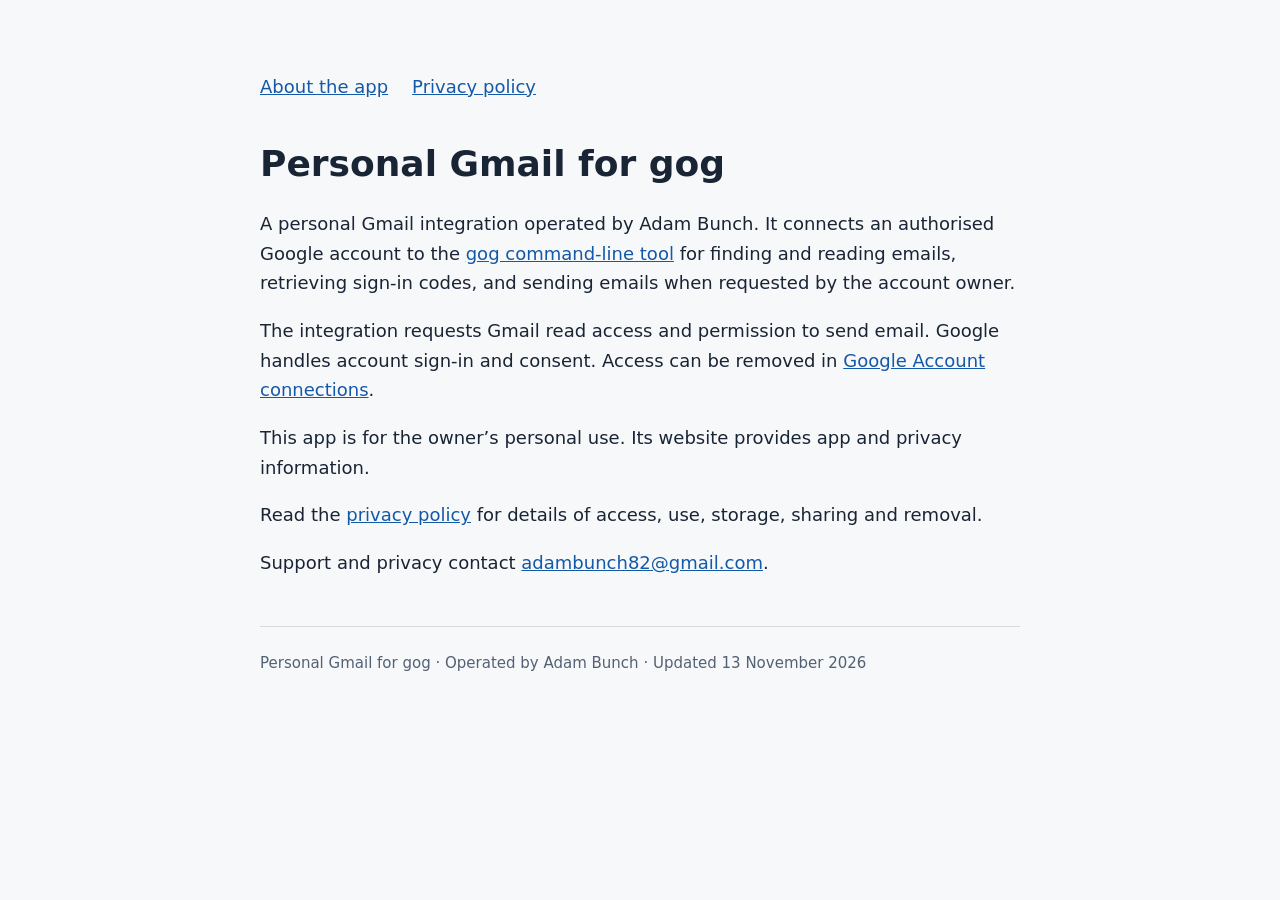
<file: index.html>
<!doctype html>
<html lang="en-GB"><head><meta charset="utf-8"><meta name="viewport" content="width=device-width,initial-scale=1"><title>Personal Gmail for gog</title><meta name="description" content="Information about Adam Bunch’s personal Gmail integration using gog."><link rel="stylesheet" href="style.css"></head><body><main><nav aria-label="Main"><a href="./">About the app</a><a href="privacy.html">Privacy policy</a></nav>
<h1>Personal Gmail for gog</h1>
<p>A personal Gmail integration operated by Adam Bunch. It connects an authorised Google account to the <a href="https://gogcli.sh/">gog command-line tool</a> for finding and reading emails, retrieving sign-in codes, and sending emails when requested by the account owner.</p>
<p>The integration requests Gmail read access and permission to send email. Google handles account sign-in and consent. Access can be removed in <a href="https://myaccount.google.com/connections">Google Account connections</a>.</p>
<p>This app is for the owner’s personal use. Its website provides app and privacy information.</p>
<p>Read the <a href="privacy.html">privacy policy</a> for details of access, use, storage, sharing and removal.</p>
<p>Support and privacy contact <a href="mailto:adambunch82@gmail.com">adambunch82@gmail.com</a>.</p>
<footer>Personal Gmail for gog · Operated by Adam Bunch · Updated 13 November 2026</footer></main></body></html>
</file>
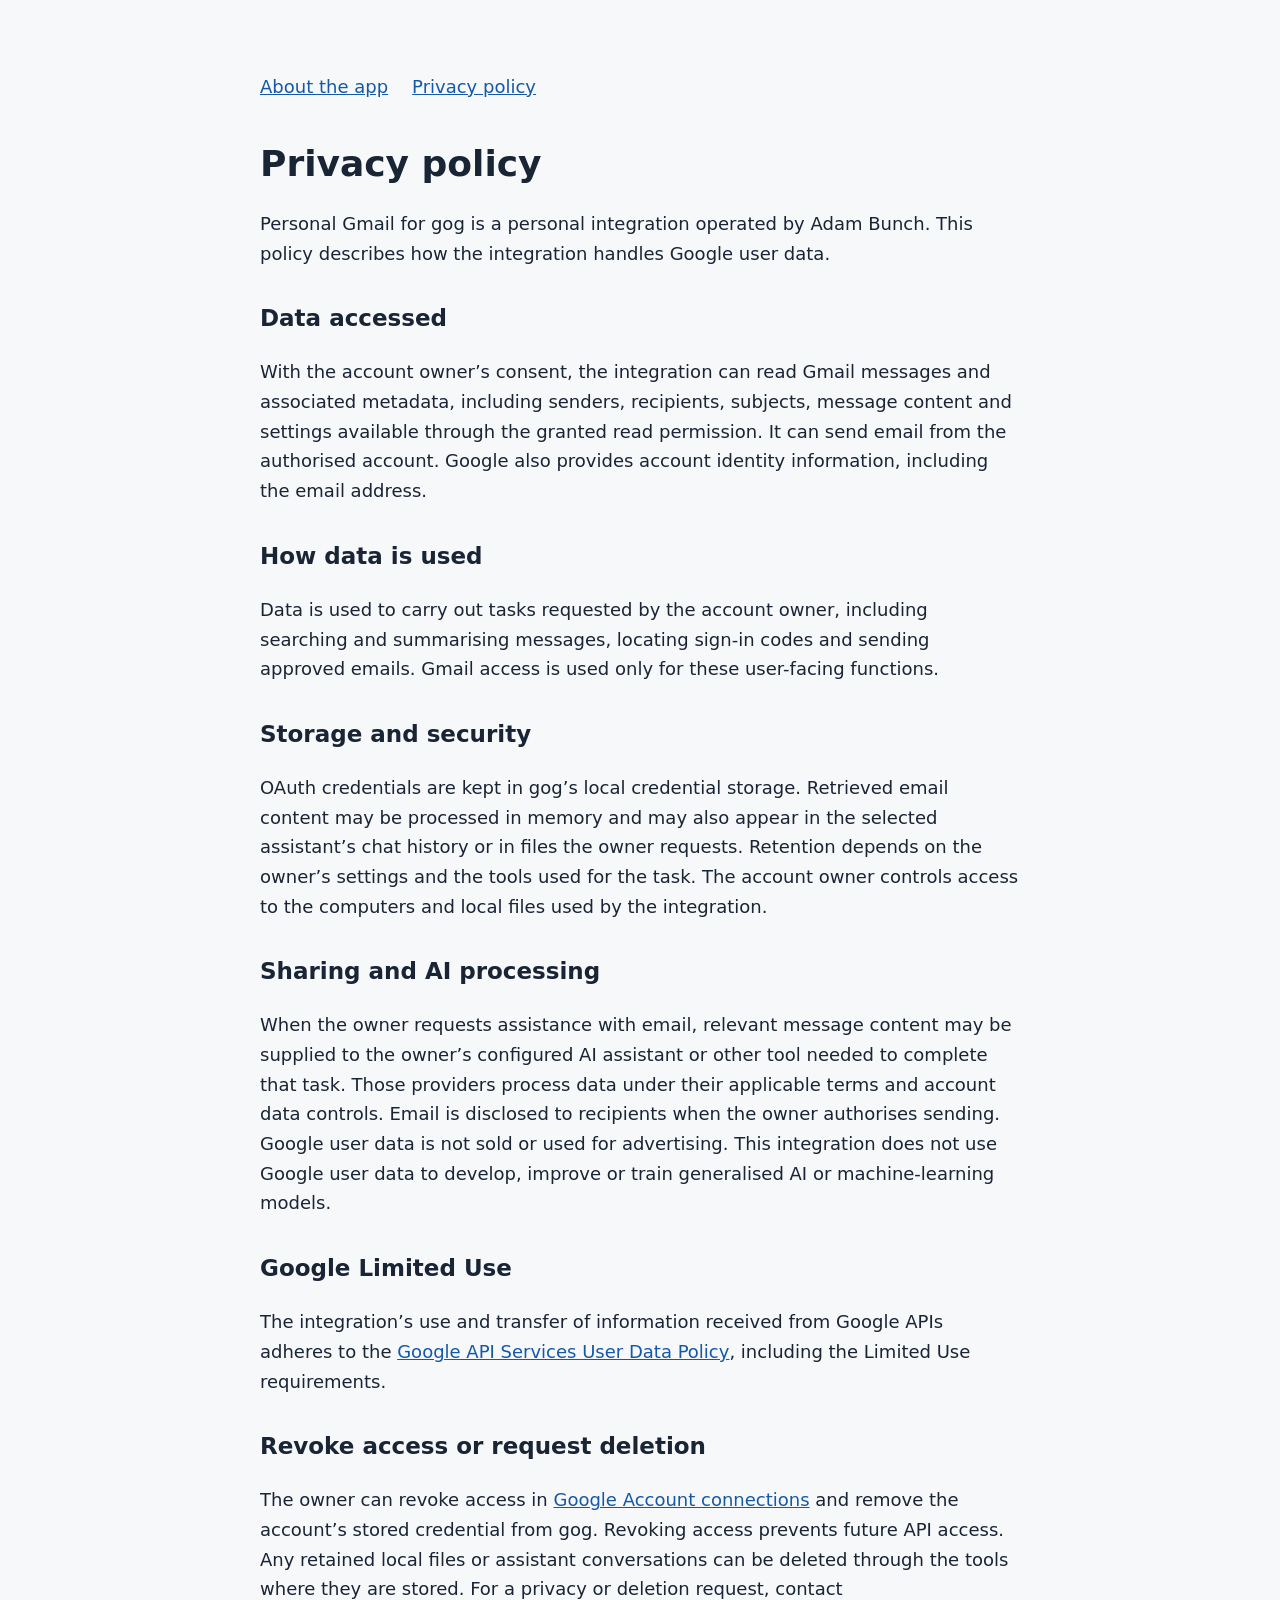
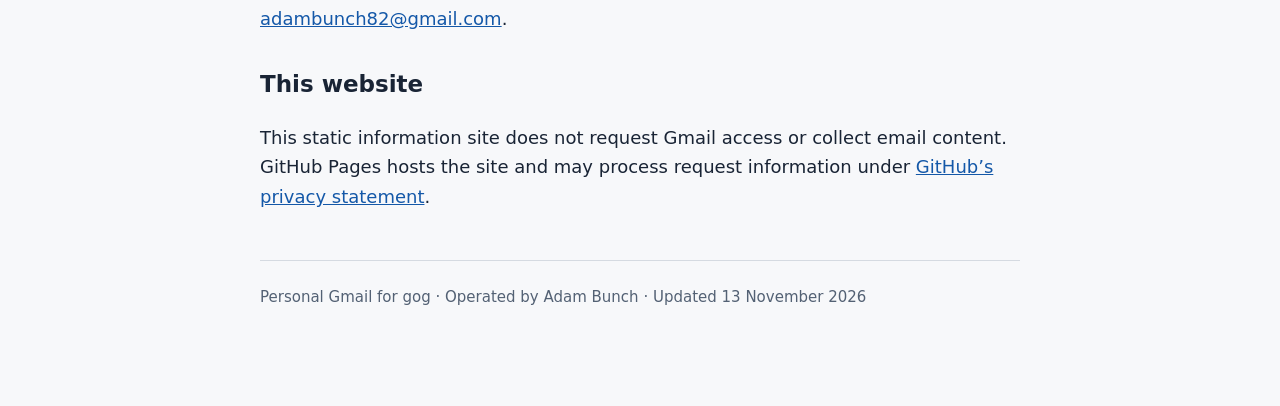
<file: privacy.html>
<!doctype html>
<html lang="en-GB"><head><meta charset="utf-8"><meta name="viewport" content="width=device-width,initial-scale=1"><title>Privacy policy · Personal Gmail for gog</title><meta name="description" content="Information about Adam Bunch’s personal Gmail integration using gog."><link rel="stylesheet" href="style.css"></head><body><main><nav aria-label="Main"><a href="./">About the app</a><a href="privacy.html">Privacy policy</a></nav>
<h1>Privacy policy</h1>
<p>Personal Gmail for gog is a personal integration operated by Adam Bunch. This policy describes how the integration handles Google user data.</p>
<h2>Data accessed</h2>
<p>With the account owner’s consent, the integration can read Gmail messages and associated metadata, including senders, recipients, subjects, message content and settings available through the granted read permission. It can send email from the authorised account. Google also provides account identity information, including the email address.</p>
<h2>How data is used</h2>
<p>Data is used to carry out tasks requested by the account owner, including searching and summarising messages, locating sign-in codes and sending approved emails. Gmail access is used only for these user-facing functions.</p>
<h2>Storage and security</h2>
<p>OAuth credentials are kept in gog’s local credential storage. Retrieved email content may be processed in memory and may also appear in the selected assistant’s chat history or in files the owner requests. Retention depends on the owner’s settings and the tools used for the task. The account owner controls access to the computers and local files used by the integration.</p>
<h2>Sharing and AI processing</h2>
<p>When the owner requests assistance with email, relevant message content may be supplied to the owner’s configured AI assistant or other tool needed to complete that task. Those providers process data under their applicable terms and account data controls. Email is disclosed to recipients when the owner authorises sending. Google user data is not sold or used for advertising. This integration does not use Google user data to develop, improve or train generalised AI or machine-learning models.</p>
<h2>Google Limited Use</h2>
<p>The integration’s use and transfer of information received from Google APIs adheres to the <a href="https://developers.google.com/terms/api-services-user-data-policy">Google API Services User Data Policy</a>, including the Limited Use requirements.</p>
<h2>Revoke access or request deletion</h2>
<p>The owner can revoke access in <a href="https://myaccount.google.com/connections">Google Account connections</a> and remove the account’s stored credential from gog. Revoking access prevents future API access. Any retained local files or assistant conversations can be deleted through the tools where they are stored. For a privacy or deletion request, contact <a href="mailto:adambunch82@gmail.com">adambunch82@gmail.com</a>.</p>
<h2>This website</h2>
<p>This static information site does not request Gmail access or collect email content. GitHub Pages hosts the site and may process request information under <a href="https://docs.github.com/en/site-policy/privacy-policies/github-general-privacy-statement">GitHub’s privacy statement</a>.</p>
<footer>Personal Gmail for gog · Operated by Adam Bunch · Updated 13 November 2026</footer></main></body></html>
</file>
<file: style.css>
body{margin:0;background:#f7f8fa;color:#192435;font:18px/1.65 system-ui,sans-serif}main{max-width:760px;margin:72px auto;padding:0 24px}h1{font-size:36px;line-height:1.2}h2{font-size:23px;margin-top:32px}a{color:#1458a8}nav{display:flex;gap:24px;flex-wrap:wrap;margin-bottom:40px}footer{border-top:1px solid #d5dae1;margin-top:48px;padding:24px 0;color:#536174;font-size:15px}@media(max-width:600px){main{margin:32px auto}h1{font-size:30px}}
</file>
